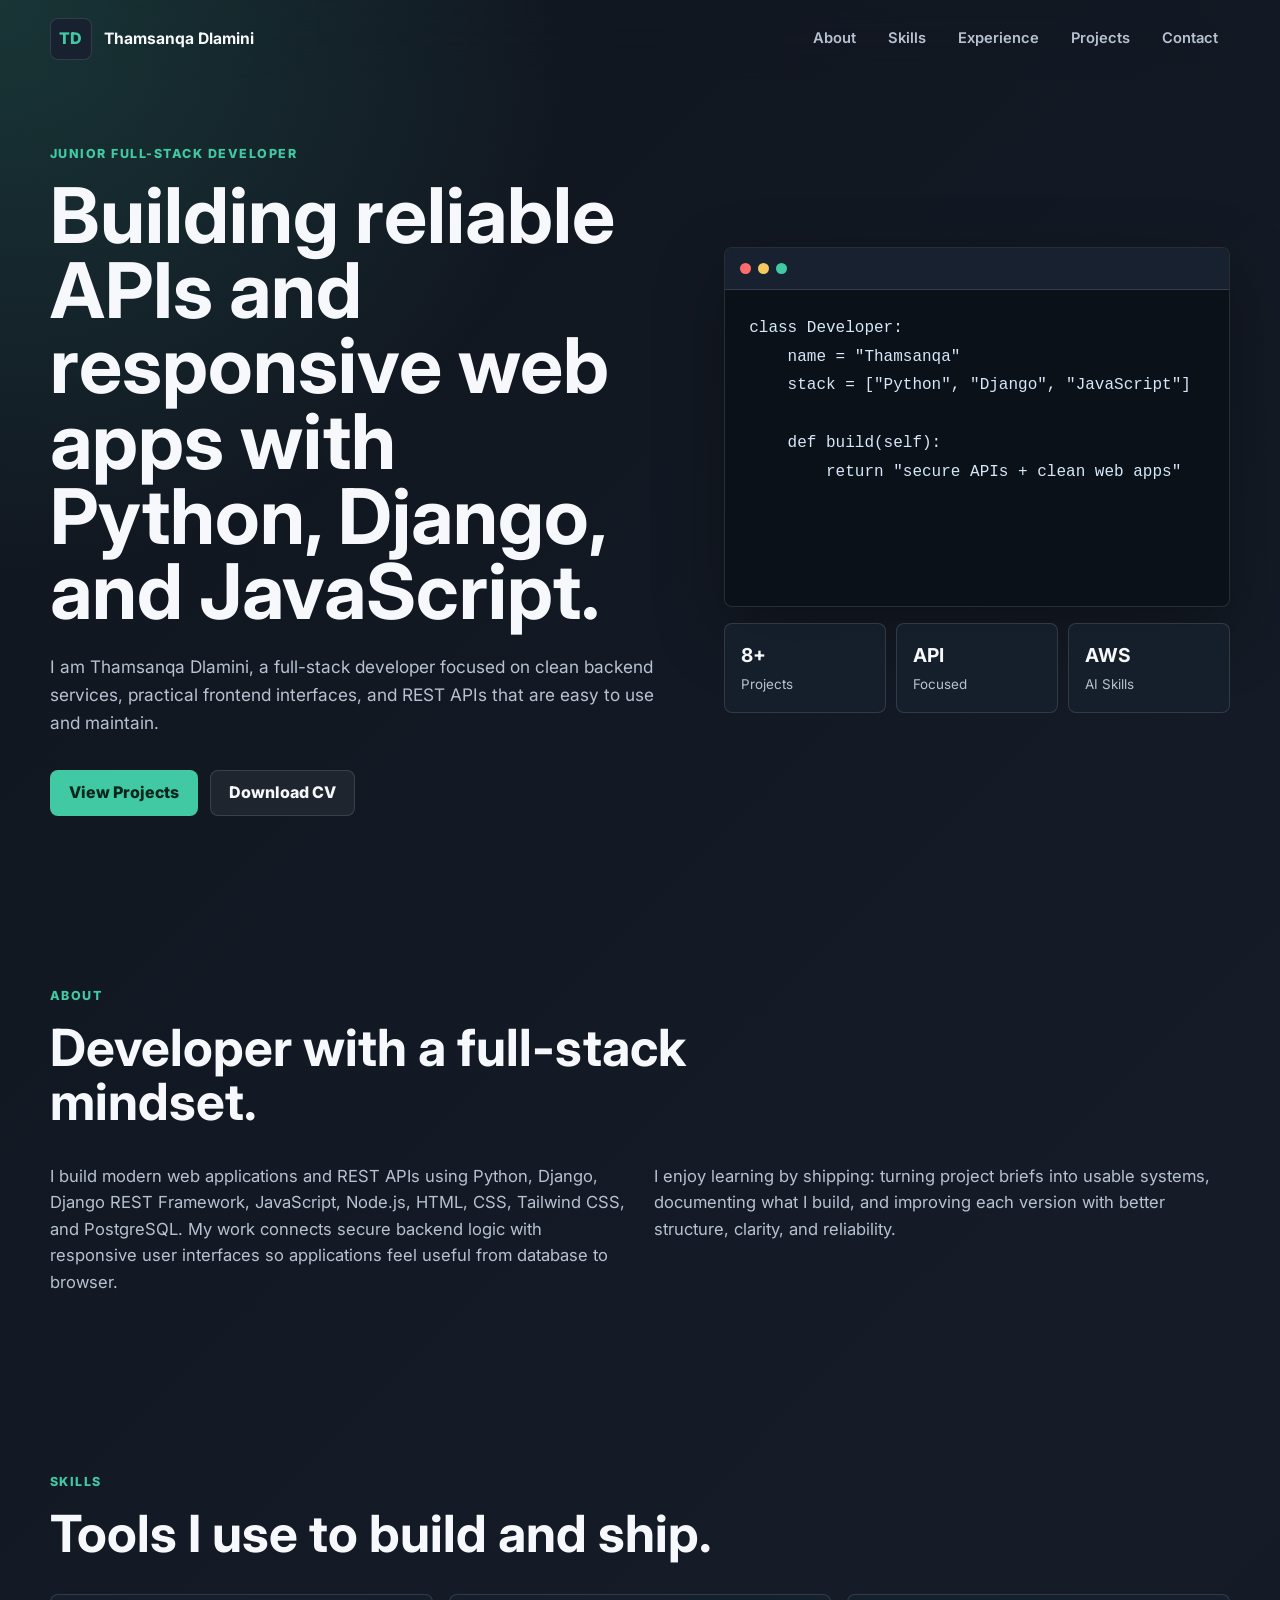
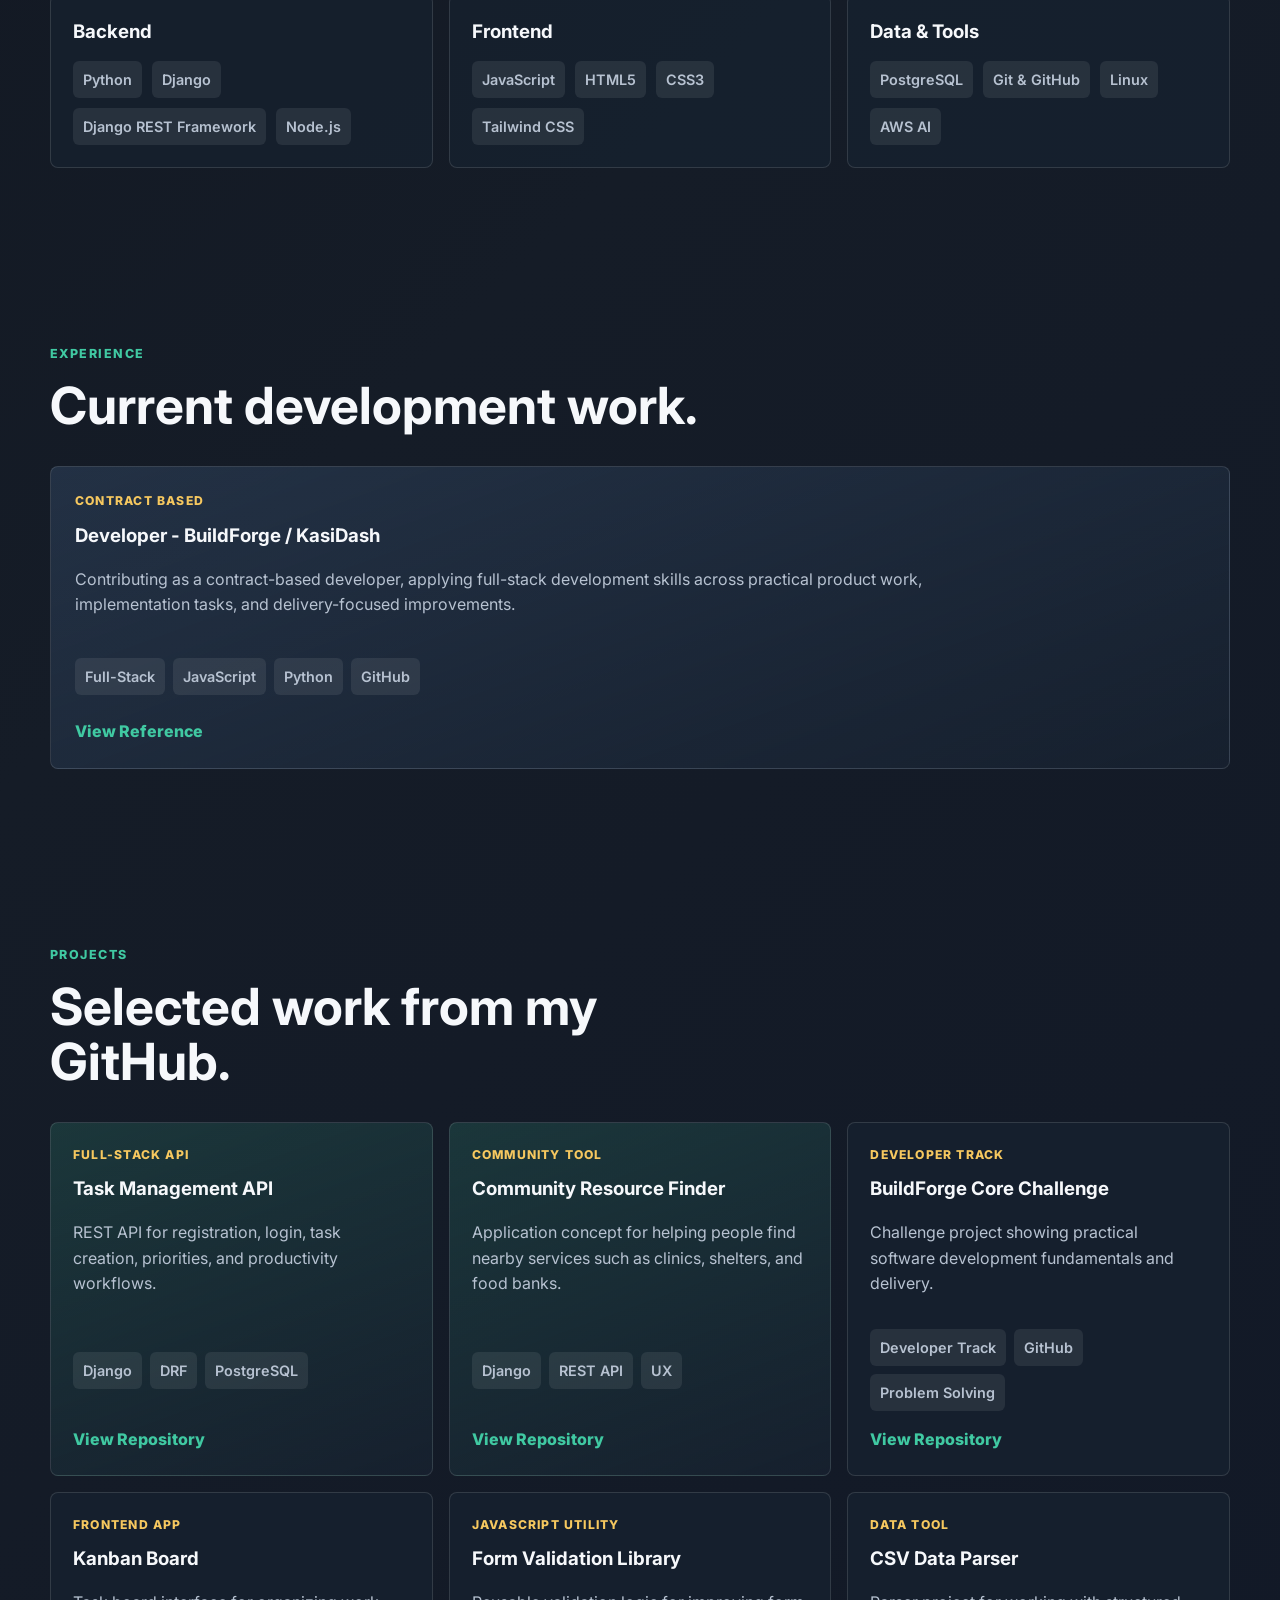
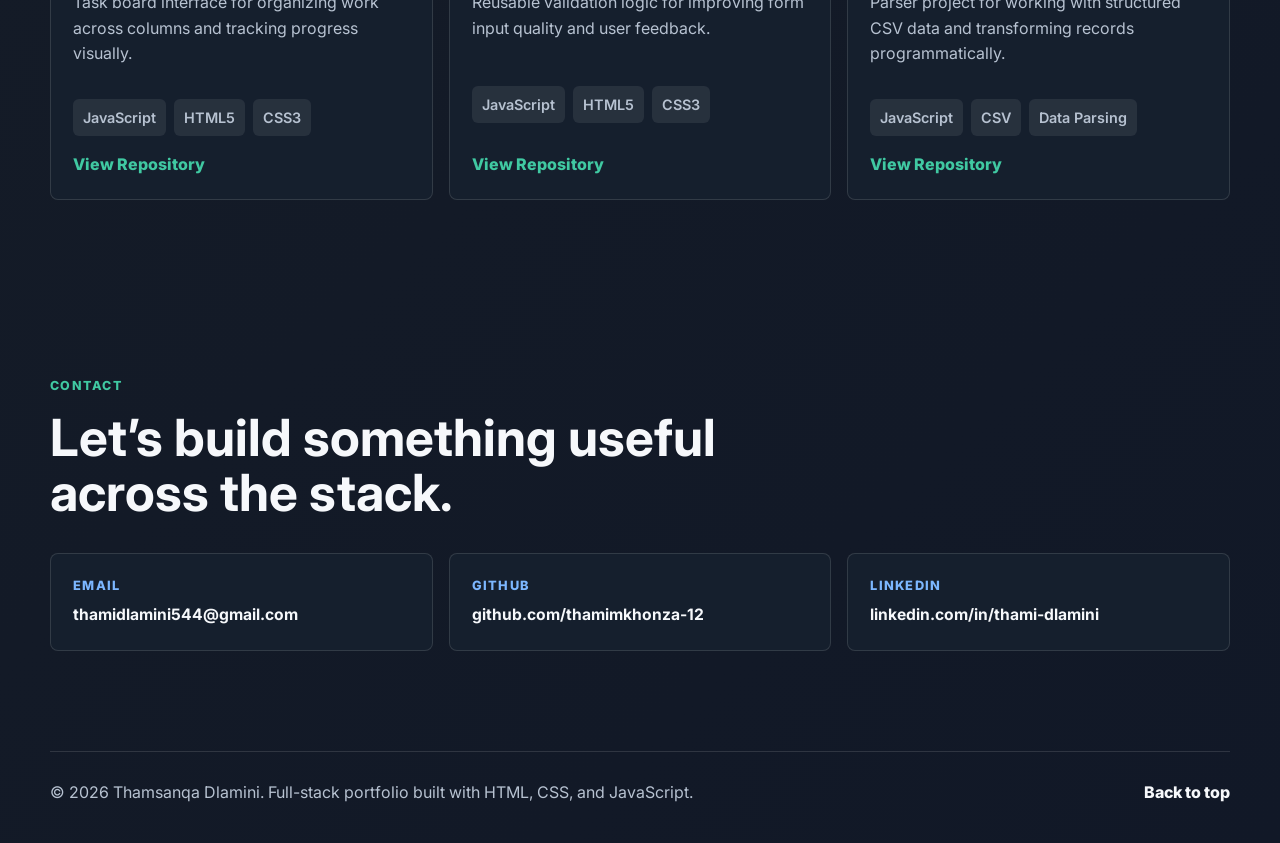
<file: index.html>
<!DOCTYPE html>
<html lang="en">
<head>
  <meta charset="UTF-8">
  <meta name="viewport" content="width=device-width, initial-scale=1.0">
  <meta name="description" content="Portfolio for Thamsanqa Dlamini, a junior full-stack developer building Django REST APIs and modern web applications.">
  <title>Thamsanqa Dlamini | Full-Stack Developer</title>
  <link rel="preconnect" href="https://fonts.googleapis.com">
  <link rel="preconnect" href="https://fonts.gstatic.com" crossorigin>
  <link href="https://fonts.googleapis.com/css2?family=Inter:wght@400;500;600;700;800&display=swap" rel="stylesheet">
  <link rel="stylesheet" href="style.css">
  <script defer src="script.js"></script>
</head>
<body>
  <header class="site-header">
    <a class="brand" href="#top" aria-label="Thamsanqa Dlamini home">
      <span>TD</span>
      <strong>Thamsanqa Dlamini</strong>
    </a>
    <button class="menu-toggle" type="button" aria-label="Open menu" aria-expanded="false">
      <span></span>
      <span></span>
      <span></span>
    </button>
    <nav class="site-nav" aria-label="Primary navigation">
      <a href="#about">About</a>
      <a href="#skills">Skills</a>
      <a href="#experience">Experience</a>
      <a href="#projects">Projects</a>
      <a href="#contact">Contact</a>
    </nav>
  </header>

  <main id="top">
    <section class="hero">
      <div class="hero-content">
        <p class="eyebrow">Junior Full-Stack Developer</p>
        <h1>Building reliable APIs and responsive web apps with Python, Django, and JavaScript.</h1>
        <p class="hero-copy">
          I am Thamsanqa Dlamini, a full-stack developer focused on clean backend services, practical frontend interfaces, and REST APIs that are easy to use and maintain.
        </p>
        <div class="hero-actions">
          <a class="button primary" href="#projects">View Projects</a>
          <a class="button secondary" href="resume/Thamsanqa_Dlamini_CV.pdf" download>Download CV</a>
        </div>
      </div>

      <div class="hero-visual" aria-label="Developer workspace preview">
        <div class="terminal-card">
          <div class="terminal-top">
            <span></span>
            <span></span>
            <span></span>
          </div>
          <pre><code>class Developer:
    name = "Thamsanqa"
    stack = ["Python", "Django", "JavaScript"]

    def build(self):
        return "secure APIs + clean web apps"</code></pre>
        </div>
        <div class="stat-strip">
          <div>
            <strong>8+</strong>
            <span>Projects</span>
          </div>
          <div>
            <strong>API</strong>
            <span>Focused</span>
          </div>
          <div>
            <strong>AWS</strong>
            <span>AI Skills</span>
          </div>
        </div>
      </div>
    </section>

    <section id="about" class="section">
      <div class="section-heading">
        <p class="eyebrow">About</p>
        <h2>Developer with a full-stack mindset.</h2>
      </div>
      <div class="about-grid">
        <p>
          I build modern web applications and REST APIs using Python, Django, Django REST Framework, JavaScript, Node.js, HTML, CSS, Tailwind CSS, and PostgreSQL. My work connects secure backend logic with responsive user interfaces so applications feel useful from database to browser.
        </p>
        <p>
          I enjoy learning by shipping: turning project briefs into usable systems, documenting what I build, and improving each version with better structure, clarity, and reliability.
        </p>
      </div>
    </section>

    <section id="skills" class="section">
      <div class="section-heading">
        <p class="eyebrow">Skills</p>
        <h2>Tools I use to build and ship.</h2>
      </div>
      <div class="skill-groups">
        <article>
          <h3>Backend</h3>
          <ul>
            <li>Python</li>
            <li>Django</li>
            <li>Django REST Framework</li>
            <li>Node.js</li>
          </ul>
        </article>
        <article>
          <h3>Frontend</h3>
          <ul>
            <li>JavaScript</li>
            <li>HTML5</li>
            <li>CSS3</li>
            <li>Tailwind CSS</li>
          </ul>
        </article>
        <article>
          <h3>Data & Tools</h3>
          <ul>
            <li>PostgreSQL</li>
            <li>Git & GitHub</li>
            <li>Linux</li>
            <li>AWS AI</li>
          </ul>
        </article>
      </div>
    </section>

    <section id="experience" class="section">
      <div class="section-heading">
        <p class="eyebrow">Experience</p>
        <h2>Current development work.</h2>
      </div>
      <div class="experience-list">
        <article class="experience-card">
          <div>
            <p class="project-type">Contract Based</p>
            <h3>Developer - BuildForge / KasiDash</h3>
            <p>
              Contributing as a contract-based developer, applying full-stack development skills across practical product work, implementation tasks, and delivery-focused improvements.
            </p>
          </div>
          <div class="project-meta">
            <span>Full-Stack</span>
            <span>JavaScript</span>
            <span>Python</span>
            <span>GitHub</span>
          </div>
          <a href="https://www.facebook.com/share/1EbNHvDFwp/" target="_blank" rel="noreferrer">View Reference</a>
        </article>
      </div>
    </section>

    <section id="projects" class="section">
      <div class="section-heading">
        <p class="eyebrow">Projects</p>
        <h2>Selected work from my GitHub.</h2>
      </div>
      <div class="project-grid">
        <article class="project-card featured">
          <div>
            <p class="project-type">Full-Stack API</p>
            <h3>Task Management API</h3>
            <p>REST API for registration, login, task creation, priorities, and productivity workflows.</p>
          </div>
          <div class="project-meta">
            <span>Django</span>
            <span>DRF</span>
            <span>PostgreSQL</span>
          </div>
          <a href="https://github.com/thamimkhonza-12/Alx_BE_Capstone" target="_blank" rel="noreferrer">View Repository</a>
        </article>

        <article class="project-card featured">
          <div>
            <p class="project-type">Community Tool</p>
            <h3>Community Resource Finder</h3>
            <p>Application concept for helping people find nearby services such as clinics, shelters, and food banks.</p>
          </div>
          <div class="project-meta">
            <span>Django</span>
            <span>REST API</span>
            <span>UX</span>
          </div>
          <a href="https://github.com/thamimkhonza-12/Comunity_resource_finder" target="_blank" rel="noreferrer">View Repository</a>
        </article>

        <article class="project-card">
          <div>
            <p class="project-type">Developer Track</p>
            <h3>BuildForge Core Challenge</h3>
            <p>Challenge project showing practical software development fundamentals and delivery.</p>
          </div>
          <div class="project-meta">
            <span>Developer Track</span>
            <span>GitHub</span>
            <span>Problem Solving</span>
          </div>
          <a href="https://github.com/thamimkhonza-12/BuildForge0Core-Challenge-Developer-Track" target="_blank" rel="noreferrer">View Repository</a>
        </article>

        <article class="project-card">
          <div>
            <p class="project-type">Frontend App</p>
            <h3>Kanban Board</h3>
            <p>Task board interface for organizing work across columns and tracking progress visually.</p>
          </div>
          <div class="project-meta">
            <span>JavaScript</span>
            <span>HTML5</span>
            <span>CSS3</span>
          </div>
          <a href="https://github.com/thamimkhonza-12/Kanban-Board" target="_blank" rel="noreferrer">View Repository</a>
        </article>

        <article class="project-card">
          <div>
            <p class="project-type">JavaScript Utility</p>
            <h3>Form Validation Library</h3>
            <p>Reusable validation logic for improving form input quality and user feedback.</p>
          </div>
          <div class="project-meta">
            <span>JavaScript</span>
            <span>HTML5</span>
            <span>CSS3</span>
          </div>
          <a href="https://github.com/thamimkhonza-12/Form-Validation-Library" target="_blank" rel="noreferrer">View Repository</a>
        </article>

        <article class="project-card">
          <div>
            <p class="project-type">Data Tool</p>
            <h3>CSV Data Parser</h3>
            <p>Parser project for working with structured CSV data and transforming records programmatically.</p>
          </div>
          <div class="project-meta">
            <span>JavaScript</span>
            <span>CSV</span>
            <span>Data Parsing</span>
          </div>
          <a href="https://github.com/thamimkhonza-12/CSV-Data-Parser" target="_blank" rel="noreferrer">View Repository</a>
        </article>
      </div>
    </section>

    <section id="contact" class="section contact-section">
      <div class="section-heading">
        <p class="eyebrow">Contact</p>
        <h2>Let’s build something useful across the stack.</h2>
      </div>
      <div class="contact-grid">
        <a href="mailto:thamidlamini544@gmail.com">
          <span>Email</span>
          <strong>thamidlamini544@gmail.com</strong>
        </a>
        <a href="https://github.com/thamimkhonza-12" target="_blank" rel="noreferrer">
          <span>GitHub</span>
          <strong>github.com/thamimkhonza-12</strong>
        </a>
        <a href="https://linkedin.com/in/thami-dlamini" target="_blank" rel="noreferrer">
          <span>LinkedIn</span>
          <strong>linkedin.com/in/thami-dlamini</strong>
        </a>
      </div>
    </section>
  </main>

  <footer class="site-footer">
    <p>© 2026 Thamsanqa Dlamini. Full-stack portfolio built with HTML, CSS, and JavaScript.</p>
    <a href="#top">Back to top</a>
  </footer>
</body>
</html>
</file>
<file: style.css>
:root {
  --bg: #10151f;
  --panel: #17212f;
  --panel-strong: #1d2a3b;
  --text: #f6f8fb;
  --muted: #b7c2d1;
  --line: rgba(255, 255, 255, 0.12);
  --accent: #40c9a2;
  --accent-2: #f6c85f;
  --accent-3: #7cb7ff;
  --shadow: 0 24px 70px rgba(0, 0, 0, 0.32);
}

* {
  box-sizing: border-box;
}

html {
  scroll-behavior: smooth;
}

body {
  margin: 0;
  font-family: Inter, Arial, sans-serif;
  background:
    radial-gradient(circle at top left, rgba(64, 201, 162, 0.18), transparent 36rem),
    linear-gradient(135deg, #10151f 0%, #151c27 45%, #111827 100%);
  color: var(--text);
  line-height: 1.6;
}

a {
  color: inherit;
}

.site-header {
  position: sticky;
  top: 0;
  z-index: 20;
  display: flex;
  align-items: center;
  justify-content: space-between;
  width: min(1180px, calc(100% - 32px));
  margin: 0 auto;
  padding: 18px 0;
  backdrop-filter: blur(18px);
}

.brand {
  display: inline-flex;
  align-items: center;
  gap: 12px;
  text-decoration: none;
}

.brand span {
  display: grid;
  place-items: center;
  width: 42px;
  height: 42px;
  border: 1px solid var(--line);
  border-radius: 8px;
  background: var(--panel);
  color: var(--accent);
  font-weight: 800;
}

.brand strong {
  font-size: 0.98rem;
}

.site-nav {
  display: flex;
  align-items: center;
  gap: 8px;
}

.site-nav a {
  padding: 9px 12px;
  border-radius: 6px;
  color: var(--muted);
  font-size: 0.92rem;
  font-weight: 600;
  text-decoration: none;
}

.site-nav a:hover,
.site-nav a:focus-visible {
  background: rgba(255, 255, 255, 0.08);
  color: var(--text);
  outline: none;
}

.menu-toggle {
  display: none;
  width: 42px;
  height: 42px;
  border: 1px solid var(--line);
  border-radius: 8px;
  background: var(--panel);
}

.menu-toggle span {
  display: block;
  width: 18px;
  height: 2px;
  margin: 4px auto;
  background: var(--text);
}

.hero,
.section {
  width: min(1180px, calc(100% - 32px));
  margin: 0 auto;
}

.hero {
  display: grid;
  grid-template-columns: minmax(0, 1.1fr) minmax(330px, 0.9fr);
  gap: 56px;
  align-items: center;
  min-height: calc(100vh - 80px);
  padding: 56px 0 72px;
}

.eyebrow {
  margin: 0 0 14px;
  color: var(--accent);
  font-size: 0.78rem;
  font-weight: 800;
  letter-spacing: 0.12em;
  text-transform: uppercase;
}

h1,
h2,
h3,
p {
  overflow-wrap: anywhere;
}

h1 {
  max-width: 920px;
  margin: 0;
  font-size: clamp(2.4rem, 6vw, 5.4rem);
  line-height: 0.98;
  letter-spacing: 0;
}

.hero-copy {
  max-width: 680px;
  margin: 24px 0 0;
  color: var(--muted);
  font-size: 1.08rem;
}

.hero-actions {
  display: flex;
  flex-wrap: wrap;
  gap: 12px;
  margin-top: 34px;
}

.button {
  display: inline-flex;
  align-items: center;
  justify-content: center;
  min-height: 46px;
  padding: 0 18px;
  border: 1px solid var(--line);
  border-radius: 8px;
  font-weight: 800;
  text-decoration: none;
}

.button.primary {
  background: var(--accent);
  color: #06251d;
  border-color: transparent;
}

.button.secondary {
  background: rgba(255, 255, 255, 0.06);
  color: var(--text);
}

.hero-visual {
  display: grid;
  gap: 16px;
}

.terminal-card {
  min-height: 360px;
  border: 1px solid var(--line);
  border-radius: 8px;
  background: #0b1119;
  box-shadow: var(--shadow);
  overflow: hidden;
}

.terminal-top {
  display: flex;
  gap: 7px;
  padding: 15px;
  border-bottom: 1px solid var(--line);
  background: var(--panel);
}

.terminal-top span {
  width: 11px;
  height: 11px;
  border-radius: 50%;
  background: var(--accent-2);
}

.terminal-top span:first-child {
  background: #ff6b6b;
}

.terminal-top span:last-child {
  background: var(--accent);
}

pre {
  margin: 0;
  padding: 24px;
  overflow: auto;
  color: #d7e7f8;
  font-size: clamp(0.82rem, 1.7vw, 1rem);
  line-height: 1.8;
}

.stat-strip {
  display: grid;
  grid-template-columns: repeat(3, 1fr);
  gap: 10px;
}

.stat-strip div,
.skill-groups article,
.experience-card,
.project-card,
.contact-grid a {
  border: 1px solid var(--line);
  border-radius: 8px;
  background: rgba(23, 33, 47, 0.82);
}

.stat-strip div {
  padding: 16px;
}

.stat-strip strong {
  display: block;
  font-size: 1.2rem;
}

.stat-strip span {
  color: var(--muted);
  font-size: 0.84rem;
}

.section {
  padding: 88px 0;
}

.section-heading {
  max-width: 680px;
  margin-bottom: 34px;
}

.section-heading h2 {
  margin: 0;
  font-size: clamp(2rem, 4vw, 3.4rem);
  line-height: 1.06;
  letter-spacing: 0;
}

.about-grid {
  display: grid;
  grid-template-columns: repeat(2, minmax(0, 1fr));
  gap: 28px;
  color: var(--muted);
  font-size: 1.04rem;
}

.about-grid p {
  margin: 0;
}

.skill-groups {
  display: grid;
  grid-template-columns: repeat(3, minmax(0, 1fr));
  gap: 16px;
}

.skill-groups article {
  padding: 22px;
}

.skill-groups h3,
.experience-card h3,
.project-card h3 {
  margin: 0 0 14px;
}

.skill-groups ul {
  display: flex;
  flex-wrap: wrap;
  gap: 10px;
  padding: 0;
  margin: 0;
  list-style: none;
}

.skill-groups li,
.project-meta span {
  padding: 7px 10px;
  border-radius: 6px;
  background: rgba(255, 255, 255, 0.08);
  color: var(--muted);
  font-size: 0.9rem;
  font-weight: 600;
}

.project-grid {
  display: grid;
  grid-template-columns: repeat(3, minmax(0, 1fr));
  gap: 16px;
}

.experience-list {
  display: grid;
  grid-template-columns: minmax(0, 1fr);
}

.experience-card {
  display: flex;
  flex-direction: column;
  gap: 8px;
  padding: 24px;
  background: linear-gradient(160deg, rgba(124, 183, 255, 0.14), rgba(23, 33, 47, 0.9));
}

.experience-card p:not(.project-type) {
  max-width: 850px;
  color: var(--muted);
}

.experience-card a {
  color: var(--accent);
  font-weight: 800;
  text-decoration: none;
}

.experience-card a:hover,
.experience-card a:focus-visible {
  text-decoration: underline;
}

.project-card {
  display: flex;
  flex-direction: column;
  justify-content: space-between;
  min-height: 280px;
  padding: 22px;
}

.project-card.featured {
  grid-column: span 1;
  background: linear-gradient(160deg, rgba(64, 201, 162, 0.16), rgba(23, 33, 47, 0.9));
}

.project-type {
  margin: 0 0 10px;
  color: var(--accent-2);
  font-size: 0.76rem;
  font-weight: 800;
  letter-spacing: 0.1em;
  text-transform: uppercase;
}

.project-card p:not(.project-type) {
  color: var(--muted);
}

.project-meta {
  display: flex;
  flex-wrap: wrap;
  gap: 8px;
  margin: 16px 0;
}

.project-card a {
  color: var(--accent);
  font-weight: 800;
  text-decoration: none;
}

.project-card a:hover,
.project-card a:focus-visible {
  text-decoration: underline;
}

.contact-section {
  padding-bottom: 100px;
}

.contact-grid {
  display: grid;
  grid-template-columns: repeat(3, minmax(0, 1fr));
  gap: 16px;
}

.contact-grid a {
  display: grid;
  gap: 6px;
  padding: 22px;
  text-decoration: none;
}

.contact-grid span {
  color: var(--accent-3);
  font-size: 0.8rem;
  font-weight: 800;
  letter-spacing: 0.1em;
  text-transform: uppercase;
}

.contact-grid strong {
  font-size: 0.98rem;
}

.site-footer {
  display: flex;
  justify-content: space-between;
  gap: 16px;
  width: min(1180px, calc(100% - 32px));
  margin: 0 auto;
  padding: 28px 0 38px;
  border-top: 1px solid var(--line);
  color: var(--muted);
}

.site-footer p {
  margin: 0;
}

.site-footer a {
  color: var(--text);
  font-weight: 800;
  text-decoration: none;
}

@media (max-width: 900px) {
  .site-header {
    width: min(100% - 24px, 1180px);
  }

  .menu-toggle {
    display: block;
  }

  .site-nav {
    position: absolute;
    top: 70px;
    right: 0;
    display: none;
    width: min(280px, calc(100vw - 24px));
    padding: 10px;
    border: 1px solid var(--line);
    border-radius: 8px;
    background: #10151f;
    box-shadow: var(--shadow);
  }

  .site-nav.is-open {
    display: grid;
  }

  .site-nav a {
    padding: 12px;
  }

  .hero {
    grid-template-columns: 1fr;
    min-height: auto;
    padding-top: 42px;
  }

  .skill-groups,
  .project-grid,
  .contact-grid,
  .about-grid {
    grid-template-columns: 1fr;
  }

  .terminal-card {
    min-height: 260px;
  }
}

@media (max-width: 560px) {
  .brand strong {
    display: none;
  }

  .hero,
  .section {
    width: min(100% - 24px, 1180px);
  }

  .hero-actions,
  .site-footer {
    flex-direction: column;
  }

  .button {
    width: 100%;
  }

  .stat-strip {
    grid-template-columns: 1fr;
  }

  .section {
    padding: 64px 0;
  }
}
</file>
